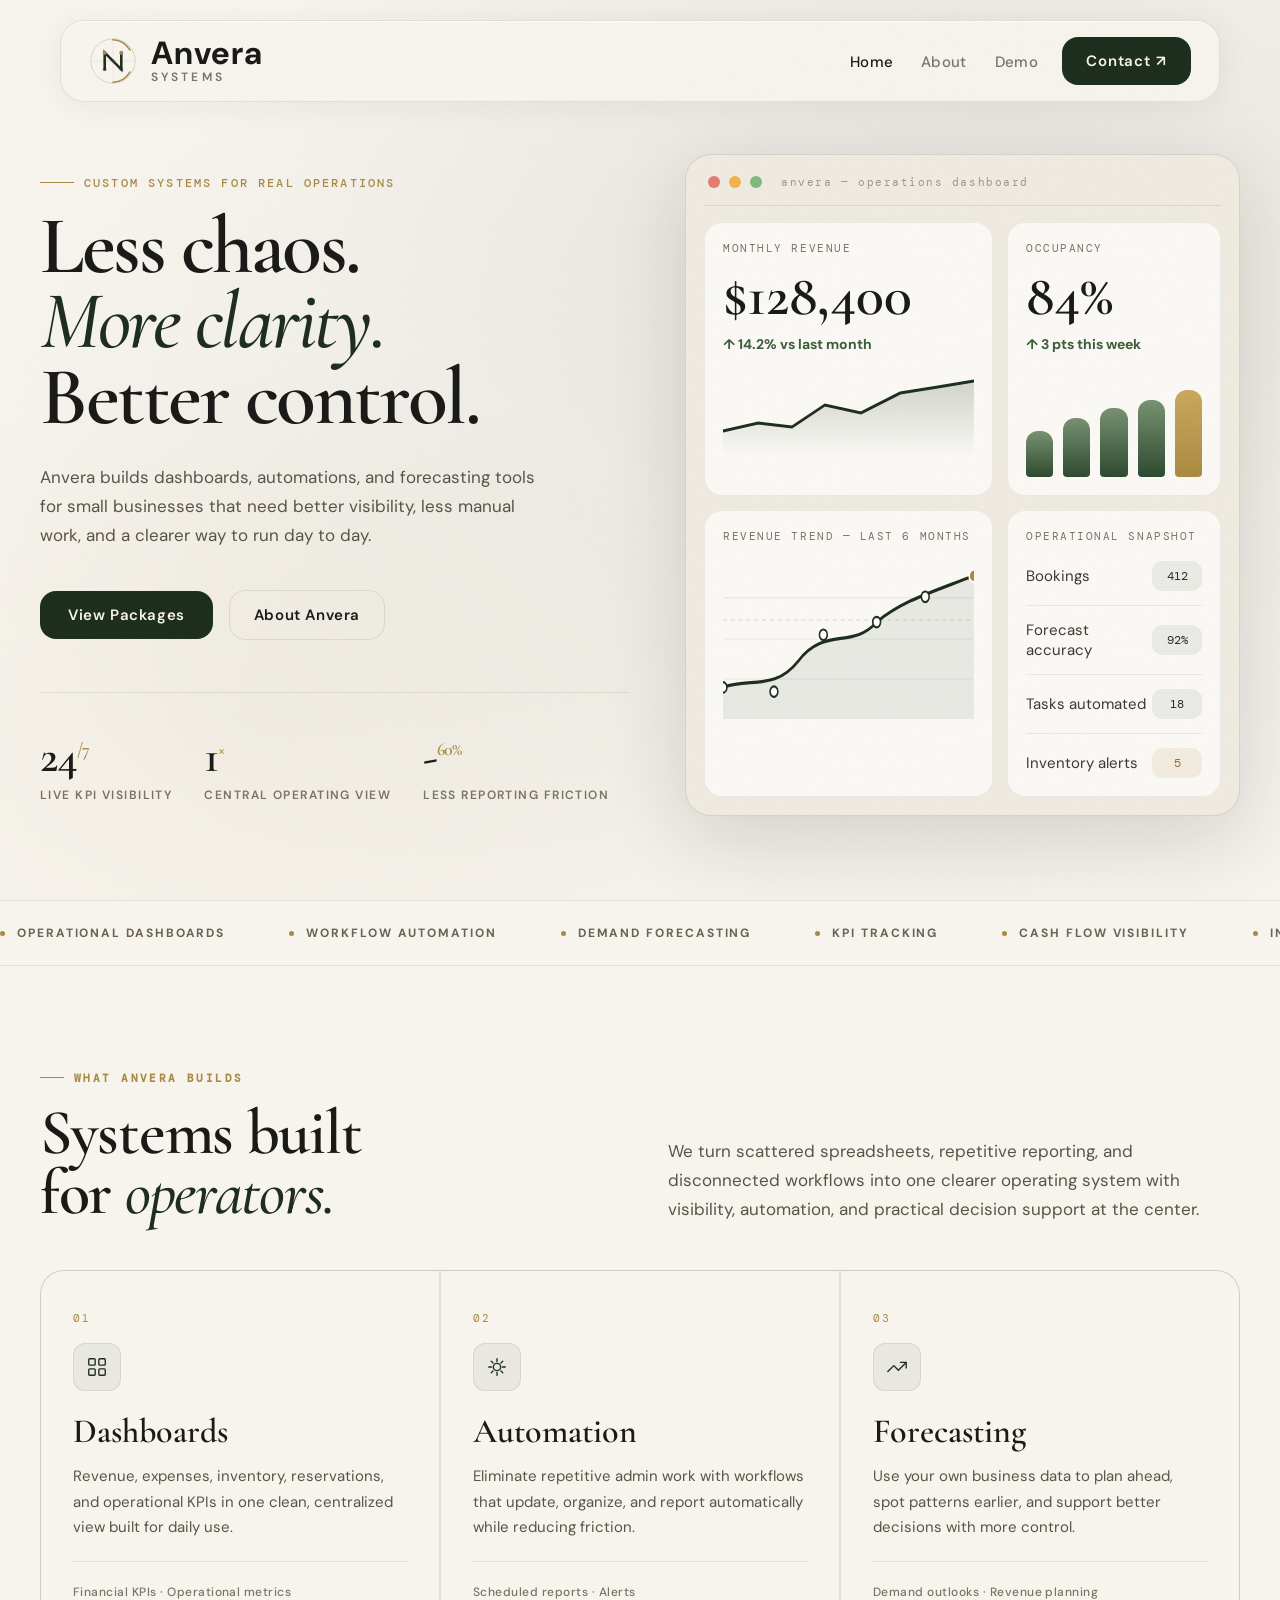
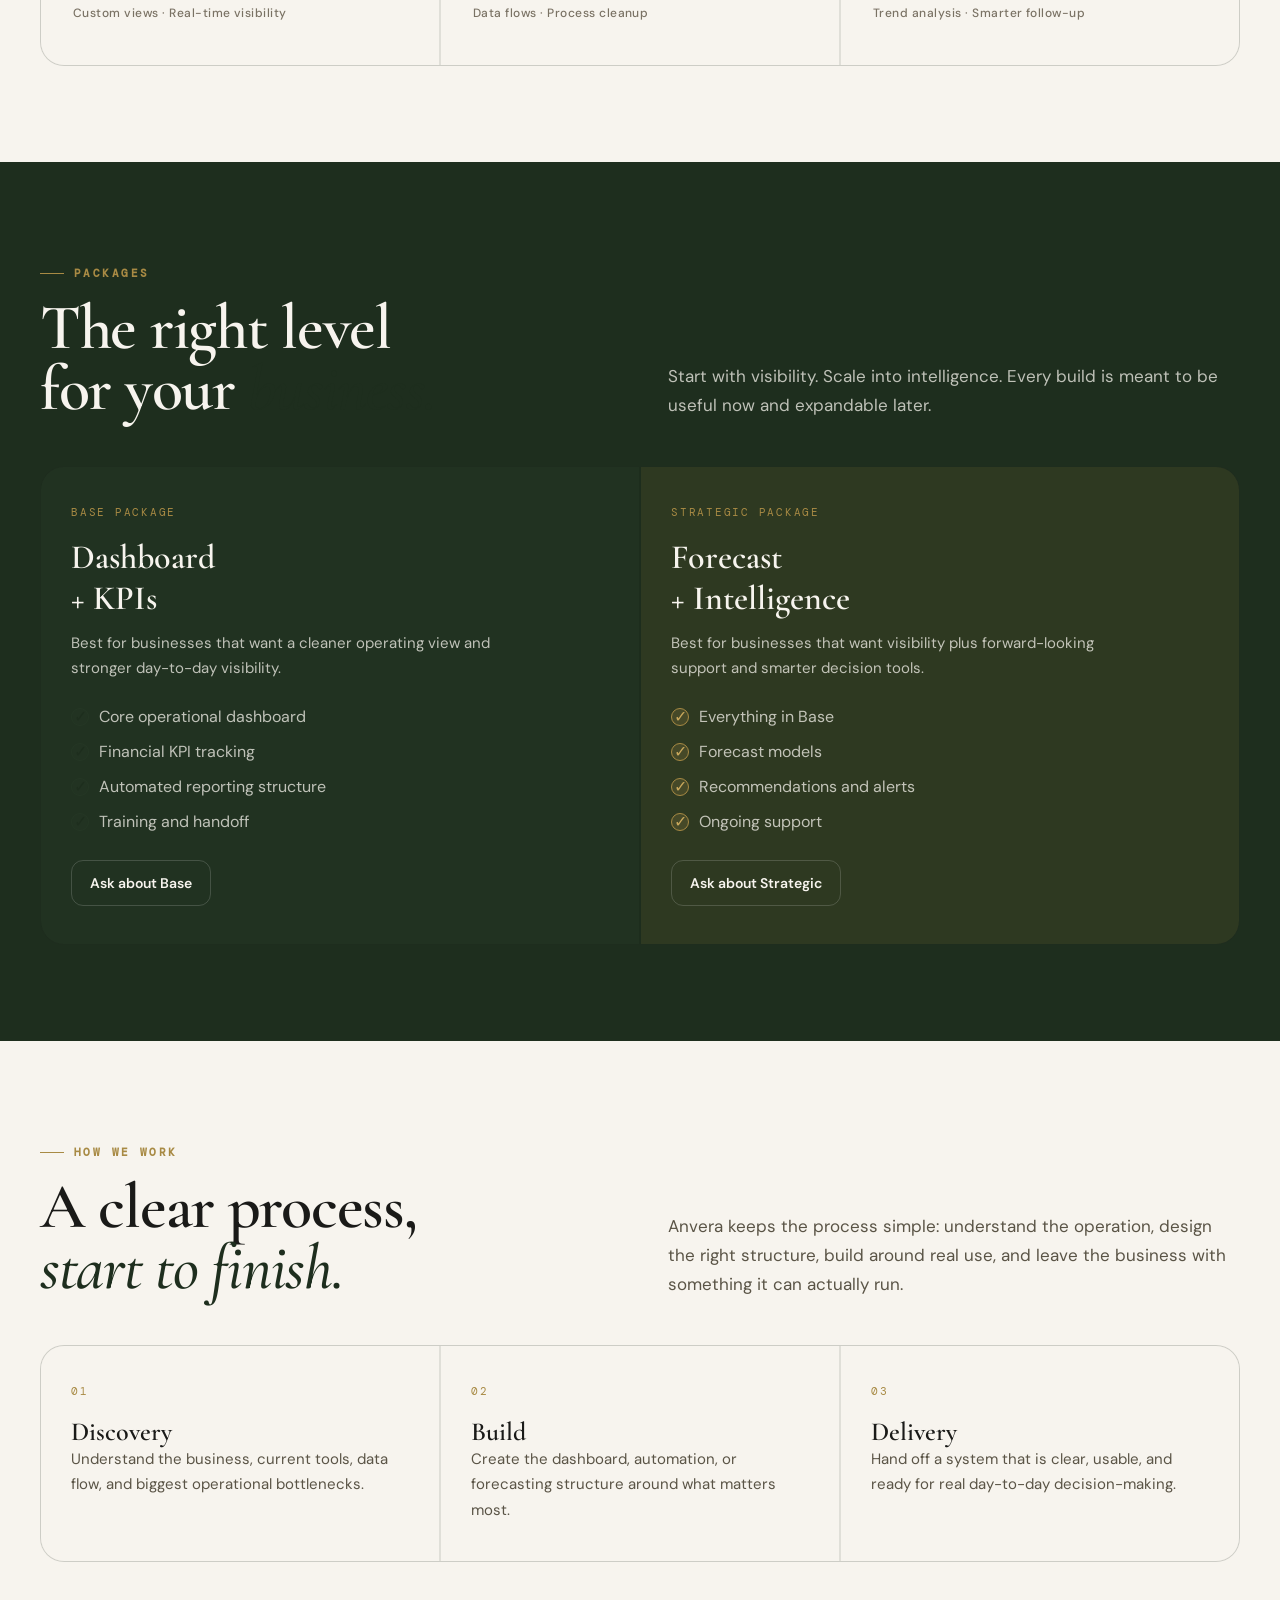
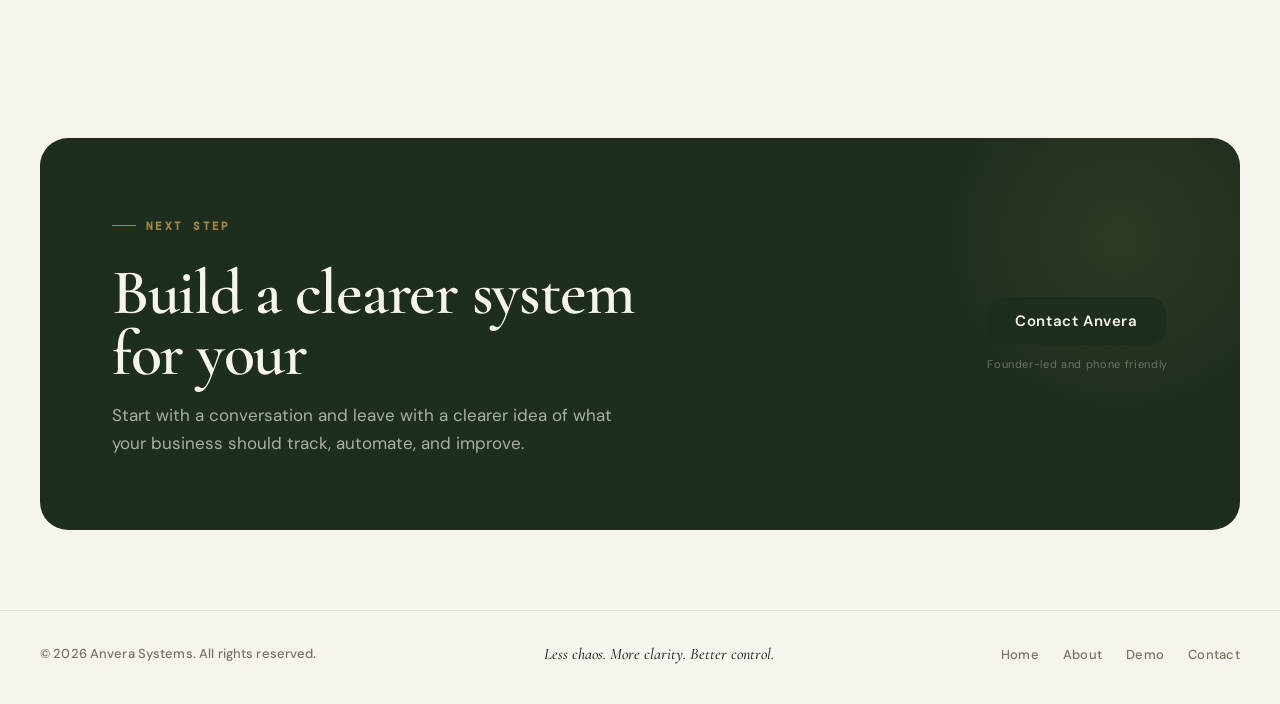
<file: index.html>
<!DOCTYPE html>
<html lang="en">
<head>
  <meta charset="UTF-8" />
  <meta name="viewport" content="width=device-width, initial-scale=1.0" />
  <title>Anvera Systems — Home</title>
  <link rel="preconnect" href="https://fonts.googleapis.com">
  <link rel="preconnect" href="https://fonts.gstatic.com" crossorigin>
  <link href="https://fonts.googleapis.com/css2?family=Cormorant+Garamond:ital,wght@0,400;0,500;0,600;1,400;1,500;1,600&family=DM+Sans:wght@400;500;600;700&family=DM+Mono:wght@400;500&display=swap" rel="stylesheet">
  <link rel="stylesheet" href="style.css">
</head>
<body>
<header>
  <div class="nav-inner">
    <a href="index.html" class="brand" aria-label="Anvera Systems home">
      <div class="brand-mark">
        <svg viewBox="0 0 52 52" fill="none" xmlns="http://www.w3.org/2000/svg">
          <circle cx="26" cy="26" r="24" stroke="rgba(30,46,30,0.18)" stroke-width="1"/>
          <line x1="26" y1="4" x2="26" y2="48" stroke="rgba(30,46,30,0.12)" stroke-width="0.6"/>
          <line x1="4" y1="26" x2="48" y2="26" stroke="rgba(30,46,30,0.12)" stroke-width="0.6"/>
          <path d="M26 3 A23 23 0 0 1 44.3 14" stroke="#ab8a42" stroke-width="1.8" stroke-linecap="round"/>
          <path d="M44.3 38 A23 23 0 0 1 26 49" stroke="#ab8a42" stroke-width="1.8" stroke-linecap="round"/>
          <path d="M17 35 L17 17 L35 35 L35 17" stroke="#1e2e1e" stroke-width="2.8" stroke-linecap="square" stroke-linejoin="miter"/>
          <circle cx="17" cy="17" r="2.2" fill="#ab8a42"/>
          <circle cx="35" cy="17" r="2.2" fill="#ab8a42"/>
          <circle cx="17" cy="35" r="2.2" fill="rgba(30,46,30,0.35)"/>
          <circle cx="35" cy="35" r="2.2" fill="rgba(30,46,30,0.35)"/>
          <circle cx="26" cy="26" r="1.5" fill="#2c3f2c"/>
        </svg>
      </div>
      <div class="brand-wordmark">
        <span class="brand-name">Anvera</span>
        <span class="brand-tagline">Systems</span>
      </div>
    </a>

    <button class="nav-toggle" type="button" aria-label="Open navigation" aria-expanded="false">
      <span></span>
    </button>

    <div class="nav-menu">
      <ul class="nav-links">
        <li><a href="index.html" class="active">Home</a></li>
        <li><a href="about.html">About</a></li>
        <li><a href="demo.html">Demo</a></li>
      </ul>
      <a href="contact.html" class="nav-cta">Contact ↗</a>
    </div>
  </div>
</header>

<main>
  <section class="hero-home">
    <div class="hero-bg"></div>
    <div class="container hero-grid">
      <div>
        <div class="hero-eyebrow reveal">
          <div class="hero-eyebrow-line"></div>
          <span>Custom systems for real operations</span>
        </div>

        <h1 class="reveal reveal-delay-1">
          Less chaos.<br><em>More clarity.</em><br>Better control.
        </h1>

        <p class="hero-desc reveal reveal-delay-2">
          Anvera builds dashboards, automations, and forecasting tools for small businesses that need better visibility, less manual work, and a clearer way to run day to day.
        </p>

        <div class="hero-actions reveal reveal-delay-3">
          <a href="#packages" class="btn-primary">View Packages</a>
          <a href="about.html" class="btn-secondary">About Anvera</a>
        </div>

        <div class="hero-metrics reveal reveal-delay-4">
          <div>
            <div class="metric-num">24<sup>/7</sup></div>
            <div class="metric-label">Live KPI visibility</div>
          </div>
          <div>
            <div class="metric-num">1<sup>×</sup></div>
            <div class="metric-label">Central operating view</div>
          </div>
          <div>
            <div class="metric-num">-<sup>60%</sup></div>
            <div class="metric-label">Less reporting friction</div>
          </div>
        </div>
      </div>

      <div class="reveal reveal-delay-2">
        <div class="dashboard-shell">
          <div class="dash-topbar">
            <span class="dash-dot red"></span>
            <span class="dash-dot yellow"></span>
            <span class="dash-dot green"></span>
            <span class="dash-title">anvera — operations dashboard</span>
          </div>

          <div class="dash-grid">
            <div class="dash-card large">
              <div class="dash-label">Monthly revenue</div>
              <div class="dash-value">$128,400</div>
              <div class="dash-sub">↑ 14.2% vs last month</div>
              <div class="sparkline">
                <svg viewBox="0 0 320 88" preserveAspectRatio="none" aria-hidden="true">
                  <defs>
                    <linearGradient id="heroGrad" x1="0" y1="0" x2="0" y2="1">
                      <stop offset="0%" stop-color="#2c3f2c" stop-opacity="0.2"/>
                      <stop offset="100%" stop-color="#2c3f2c" stop-opacity="0"/>
                    </linearGradient>
                  </defs>
                  <path d="M0 62 L45 54 L88 58 L130 36 L176 44 L226 24 L274 18 L320 12 L320 88 L0 88 Z" fill="url(#heroGrad)"/>
                  <path d="M0 62 L45 54 L88 58 L130 36 L176 44 L226 24 L274 18 L320 12" fill="none" stroke="#1e2e1e" stroke-width="3" stroke-linecap="round"/>
                </svg>
              </div>
            </div>

            <div class="dash-card side">
              <div class="dash-label">Occupancy</div>
              <div class="dash-value">84%</div>
              <div class="dash-sub">↑ 3 pts this week</div>
              <div class="mini-bars" aria-hidden="true">
                <span style="height:44%"></span>
                <span style="height:57%"></span>
                <span style="height:66%"></span>
                <span style="height:74%"></span>
                <span class="active" style="height:84%"></span>
              </div>
            </div>

            <div class="dash-card large">
              <div class="dash-label">Revenue trend — last 6 months</div>
              <div class="chart-wrap">
                <svg viewBox="0 0 320 150" preserveAspectRatio="none" aria-hidden="true">
                  <line x1="0" y1="35" x2="320" y2="35" stroke="rgba(30,46,30,0.08)"/>
                  <line x1="0" y1="74" x2="320" y2="74" stroke="rgba(30,46,30,0.08)"/>
                  <line x1="0" y1="112" x2="320" y2="112" stroke="rgba(30,46,30,0.08)"/>
                  <line x1="0" y1="56" x2="320" y2="56" stroke="rgba(171,138,66,0.32)" stroke-dasharray="5 5"/>
                  <path d="M0 120 C34 110, 65 124, 96 95 C130 62, 165 84, 196 58 C228 38, 265 30, 320 14 L320 150 L0 150 Z" fill="rgba(30,46,30,0.08)"/>
                  <path d="M0 120 C34 110, 65 124, 96 95 C130 62, 165 84, 196 58 C228 38, 265 30, 320 14" fill="none" stroke="#1e2e1e" stroke-width="3" stroke-linecap="round"/>
                  <circle cx="0" cy="120" r="5" fill="#fff" stroke="#1e2e1e" stroke-width="2"/>
                  <circle cx="65" cy="124" r="5" fill="#fff" stroke="#1e2e1e" stroke-width="2"/>
                  <circle cx="128" cy="70" r="5" fill="#fff" stroke="#1e2e1e" stroke-width="2"/>
                  <circle cx="196" cy="58" r="5" fill="#fff" stroke="#1e2e1e" stroke-width="2"/>
                  <circle cx="258" cy="34" r="5" fill="#fff" stroke="#1e2e1e" stroke-width="2"/>
                  <circle cx="320" cy="14" r="6" fill="#ab8a42" stroke="#fff" stroke-width="2"/>
                </svg>
              </div>
            </div>

            <div class="dash-card side">
              <div class="dash-label">Operational snapshot</div>
              <div class="stat-list">
                <div class="stat-row"><span>Bookings</span><span class="stat-chip">412</span></div>
                <div class="stat-row"><span>Forecast accuracy</span><span class="stat-chip">92%</span></div>
                <div class="stat-row"><span>Tasks automated</span><span class="stat-chip">18</span></div>
                <div class="stat-row"><span>Inventory alerts</span><span class="stat-chip gold">5</span></div>
              </div>
            </div>
          </div>
        </div>
      </div>
    </div>
  </section>

  <div class="marquee-wrap" aria-hidden="true">
    <div class="marquee-track">
      <div class="marquee-item"><span class="marquee-dot"></span>Operational dashboards</div>
      <div class="marquee-item"><span class="marquee-dot"></span>Workflow automation</div>
      <div class="marquee-item"><span class="marquee-dot"></span>Demand forecasting</div>
      <div class="marquee-item"><span class="marquee-dot"></span>KPI tracking</div>
      <div class="marquee-item"><span class="marquee-dot"></span>Cash flow visibility</div>
      <div class="marquee-item"><span class="marquee-dot"></span>Inventory control</div>
      <div class="marquee-item"><span class="marquee-dot"></span>Boutique hotels</div>
      <div class="marquee-item"><span class="marquee-dot"></span>Owner-led businesses</div>
      <div class="marquee-item"><span class="marquee-dot"></span>Operational dashboards</div>
      <div class="marquee-item"><span class="marquee-dot"></span>Workflow automation</div>
      <div class="marquee-item"><span class="marquee-dot"></span>Demand forecasting</div>
      <div class="marquee-item"><span class="marquee-dot"></span>KPI tracking</div>
      <div class="marquee-item"><span class="marquee-dot"></span>Cash flow visibility</div>
      <div class="marquee-item"><span class="marquee-dot"></span>Inventory control</div>
      <div class="marquee-item"><span class="marquee-dot"></span>Boutique hotels</div>
      <div class="marquee-item"><span class="marquee-dot"></span>Owner-led businesses</div>
    </div>
  </div>

  <section>
    <div class="container">
      <div class="solutions-header">
        <div>
          <div class="section-label reveal">
            <div class="section-label-line"></div>
            <span>What Anvera builds</span>
          </div>
          <h2 class="reveal reveal-delay-1">Systems built<br>for <em>operators.</em></h2>
        </div>
        <p class="section-intro reveal reveal-delay-2">
          We turn scattered spreadsheets, repetitive reporting, and disconnected workflows into one clearer operating system with visibility, automation, and practical decision support at the center.
        </p>
      </div>

      <div class="solutions-grid-premium reveal">
        <article class="solution-card-premium">
          <div class="sol-number">01</div>
          <div class="sol-icon">
            <svg viewBox="0 0 24 24" fill="none" stroke="currentColor" stroke-width="1.5" stroke-linecap="round" stroke-linejoin="round">
              <rect x="3" y="3" width="7" height="7" rx="1"></rect>
              <rect x="14" y="3" width="7" height="7" rx="1"></rect>
              <rect x="3" y="14" width="7" height="7" rx="1"></rect>
              <rect x="14" y="14" width="7" height="7" rx="1"></rect>
            </svg>
          </div>
          <h3>Dashboards</h3>
          <p>Revenue, expenses, inventory, reservations, and operational KPIs in one clean, centralized view built for daily use.</p>
          <div class="sol-detail">
            Financial KPIs · Operational metrics<br>
            Custom views · Real-time visibility
          </div>
        </article>

        <article class="solution-card-premium">
          <div class="sol-number">02</div>
          <div class="sol-icon">
            <svg viewBox="0 0 24 24" fill="none" stroke="currentColor" stroke-width="1.5" stroke-linecap="round" stroke-linejoin="round">
              <path d="M12 3v3m0 12v3M3 12h3m12 0h3"></path>
              <circle cx="12" cy="12" r="4"></circle>
              <path d="M5.6 5.6l2.1 2.1M16.3 16.3l2.1 2.1M5.6 18.4l2.1-2.1M16.3 7.7l2.1-2.1"></path>
            </svg>
          </div>
          <h3>Automation</h3>
          <p>Eliminate repetitive admin work with workflows that update, organize, and report automatically while reducing friction.</p>
          <div class="sol-detail">
            Scheduled reports · Alerts<br>
            Data flows · Process cleanup
          </div>
        </article>

        <article class="solution-card-premium">
          <div class="sol-number">03</div>
          <div class="sol-icon">
            <svg viewBox="0 0 24 24" fill="none" stroke="currentColor" stroke-width="1.5" stroke-linecap="round" stroke-linejoin="round">
              <polyline points="22 7 13.5 15.5 8.5 10.5 2 17"></polyline>
              <polyline points="16 7 22 7 22 13"></polyline>
            </svg>
          </div>
          <h3>Forecasting</h3>
          <p>Use your own business data to plan ahead, spot patterns earlier, and support better decisions with more control.</p>
          <div class="sol-detail">
            Demand outlooks · Revenue planning<br>
            Trend analysis · Smarter follow-up
          </div>
        </article>
      </div>
    </div>
  </section>

  <section class="dark-section" id="packages">
    <div class="container">
      <div class="section-head">
        <div>
          <div class="section-label reveal">
            <div class="section-label-line"></div>
            <span>Packages</span>
          </div>
          <h2 class="reveal reveal-delay-1">The right level<br>for your <em>business.</em></h2>
        </div>
        <p class="section-intro reveal reveal-delay-2">
          Start with visibility. Scale into intelligence. Every build is meant to be useful now and expandable later.
        </p>
      </div>

      <div class="packages-layout reveal">
        <article class="package-card">
          <div class="eyebrow-mini">Base package</div>
          <h3>Dashboard<br>+ KPIs</h3>
          <p class="package-copy">Best for businesses that want a cleaner operating view and stronger day-to-day visibility.</p>
          <ul class="pkg-features">
            <li><span class="pkg-check">✓</span> Core operational dashboard</li>
            <li><span class="pkg-check">✓</span> Financial KPI tracking</li>
            <li><span class="pkg-check">✓</span> Automated reporting structure</li>
            <li><span class="pkg-check">✓</span> Training and handoff</li>
          </ul>
          <a href="mailto:anverasistems@gmail.com?subject=Inquiry%20about%20Anvera%20Base%20Package&body=Hi%20Anvera,%0A%0AI%20am%20interested%20in%20the%20Base%20Package%20(Dashboard%20%2B%20KPIs).%0A%0ABusiness%20type%3A%0ACurrent%20tools%20I%20use%3A%0AMain%20operational%20problem%20I%20want%20to%20solve%3A%0A%0AThanks." class="small-link">Ask about Base</a>
        </article>

        <article class="package-card featured">
          <div class="eyebrow-mini">Strategic package</div>
          <h3>Forecast<br>+ Intelligence</h3>
          <p class="package-copy">Best for businesses that want visibility plus forward-looking support and smarter decision tools.</p>
          <ul class="pkg-features">
            <li><span class="pkg-check gold">✓</span> Everything in Base</li>
            <li><span class="pkg-check gold">✓</span> Forecast models</li>
            <li><span class="pkg-check gold">✓</span> Recommendations and alerts</li>
            <li><span class="pkg-check gold">✓</span> Ongoing support</li>
          </ul>
          <a href="mailto:anverasistems@gmail.com?subject=Inquiry%20about%20Anvera%20Strategic%20Package&body=Hi%20Anvera,%0A%0AI%20am%20interested%20in%20the%20Strategic%20Package%20(Forecast%20%2B%20Intelligence).%0A%0ABusiness%20type%3A%0ACurrent%20tools%20I%20use%3A%0AMain%20operational%20problem%20I%20want%20to%20solve%3A%0A%0AThanks." class="small-link">Ask about Strategic</a>
        </article>
      </div>
    </div>
  </section>

  <section>
    <div class="container">
      <div class="section-head">
        <div>
          <div class="section-label reveal">
            <div class="section-label-line"></div>
            <span>How we work</span>
          </div>
          <h2 class="reveal reveal-delay-1">A clear process,<br><em>start to finish.</em></h2>
        </div>
        <p class="section-intro reveal reveal-delay-2">
          Anvera keeps the process simple: understand the operation, design the right structure, build around real use, and leave the business with something it can actually run.
        </p>
      </div>

      <div class="process-grid reveal">
        <article class="process-step">
          <div class="step-num">01</div>
          <h4>Discovery</h4>
          <p>Understand the business, current tools, data flow, and biggest operational bottlenecks.</p>
        </article>
        <article class="process-step">
          <div class="step-num">02</div>
          <h4>Build</h4>
          <p>Create the dashboard, automation, or forecasting structure around what matters most.</p>
        </article>
        <article class="process-step">
          <div class="step-num">03</div>
          <h4>Delivery</h4>
          <p>Hand off a system that is clear, usable, and ready for real day-to-day decision-making.</p>
        </article>
      </div>
    </div>
  </section>

  <section class="cta-section">
    <div class="container">
      <div class="cta-inner reveal">
        <div class="cta-text">
          <div class="section-label">
            <div class="section-label-line"></div>
            <span>Next step</span>
          </div>
          <h2>Build a clearer system<br>for your <em>business.</em></h2>
          <p>Start with a conversation and leave with a clearer idea of what your business should track, automate, and improve.</p>
        </div>
        <div class="cta-action">
          <a href="contact.html" class="btn-cta">Contact Anvera</a>
          <span class="cta-note">Founder-led and phone friendly</span>
        </div>
      </div>
    </div>
  </section>
</main>

<footer>
  <div class="container footer-inner">
    <div class="footer-copy">© 2026 Anvera Systems. All rights reserved.</div>
    <div class="footer-tagline">Less chaos. More clarity. Better control.</div>
    <ul class="footer-links">
      <li><a href="index.html">Home</a></li>
      <li><a href="about.html">About</a></li>
      <li><a href="demo.html">Demo</a></li>
      <li><a href="contact.html">Contact</a></li>
    </ul>
  </div>
</footer>

<script src="script.js"></script>
</body>
</html>
</file>
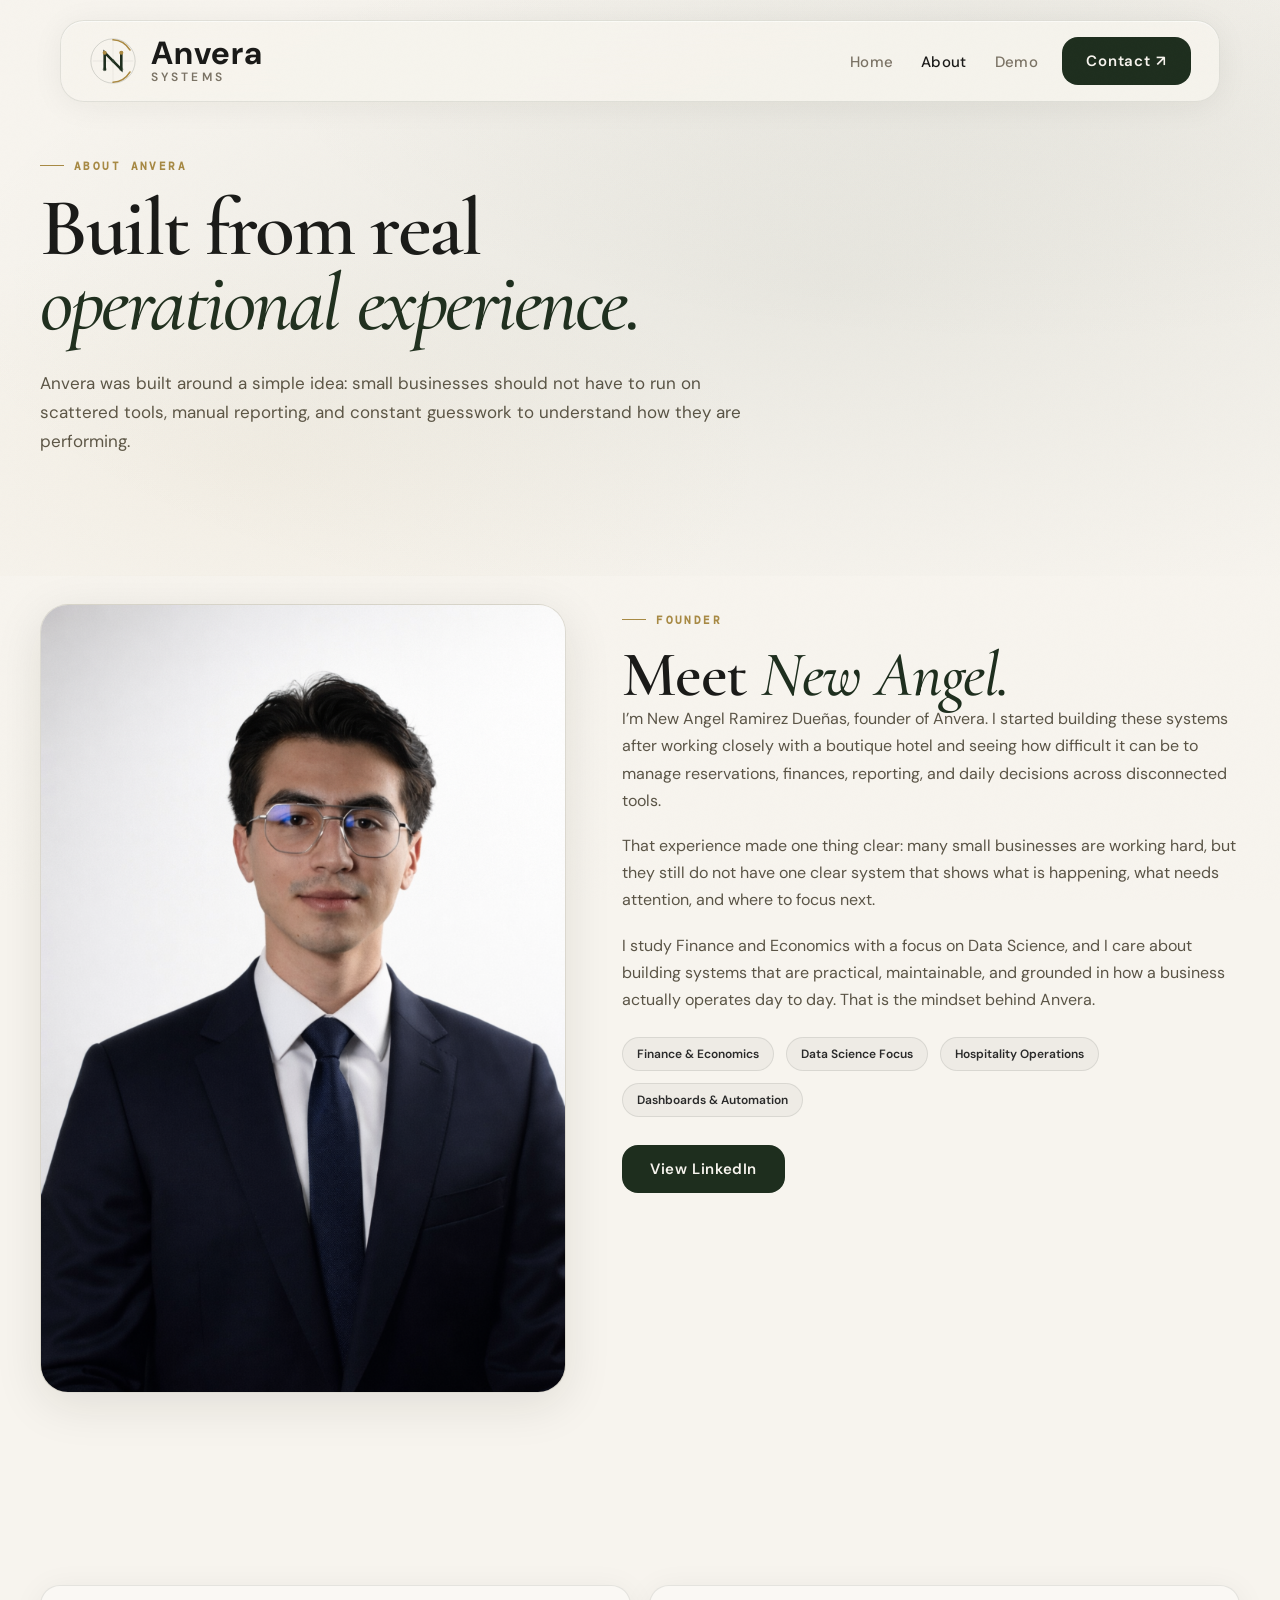
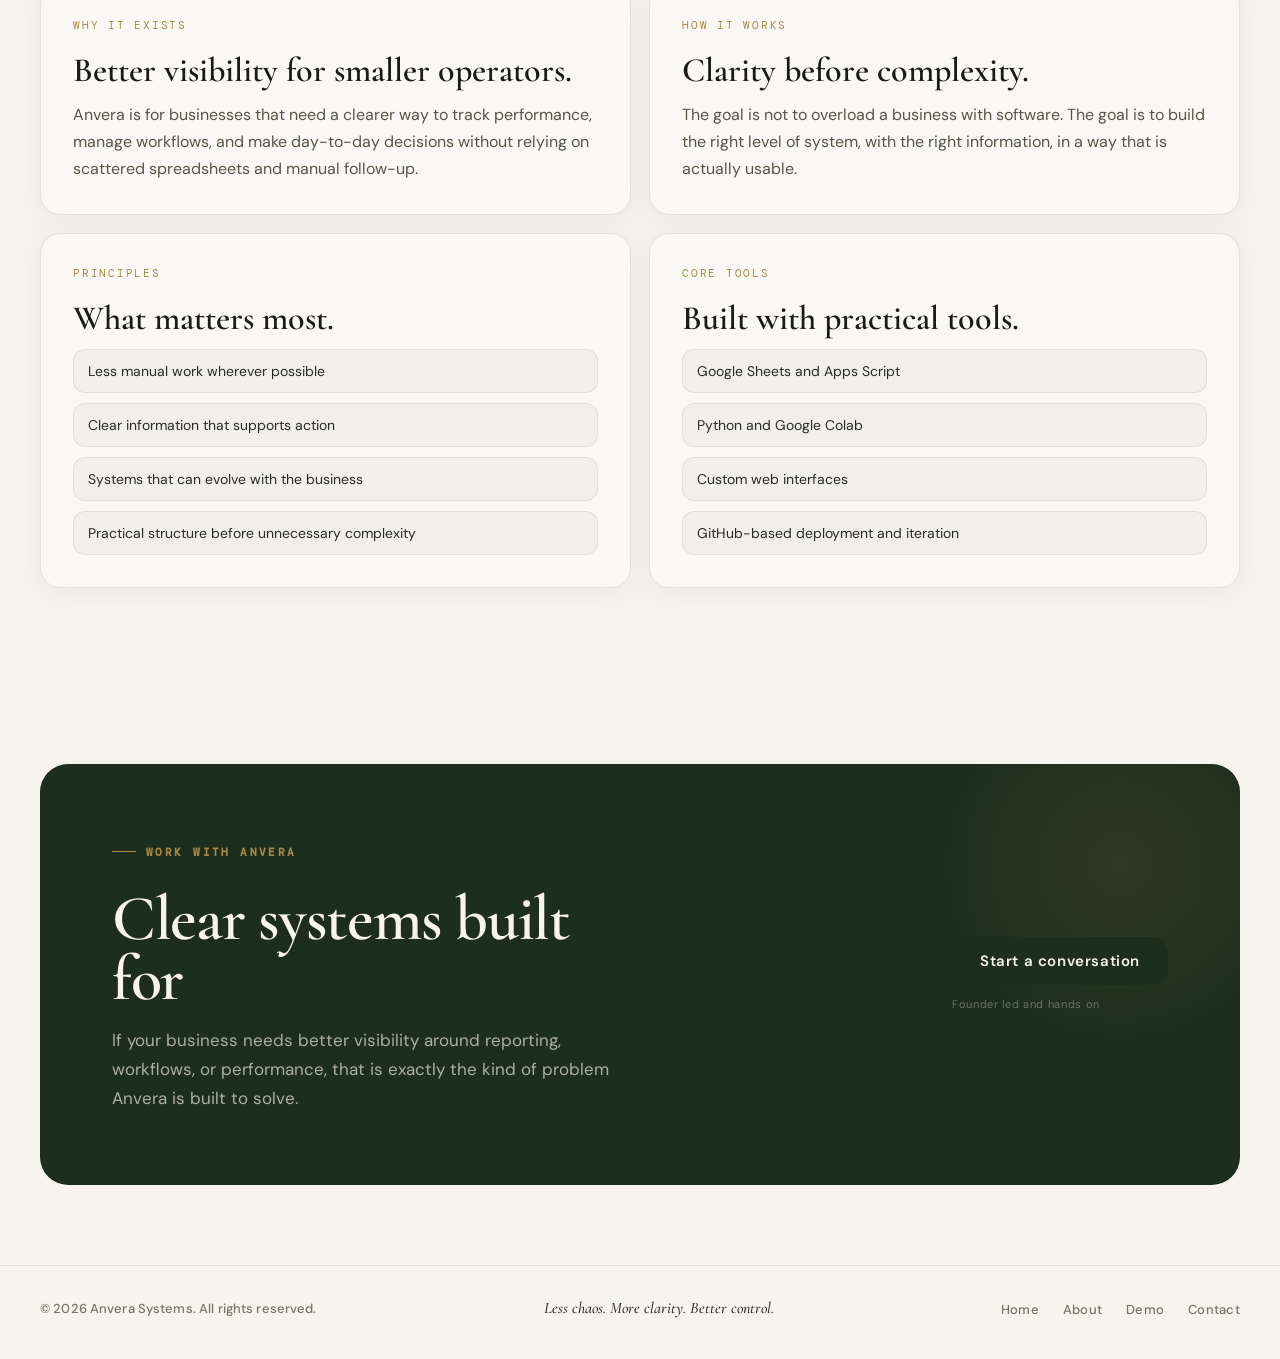
<file: about.html>
<!DOCTYPE html>
<html lang="en">
<head>
  <meta charset="UTF-8" />
  <meta name="viewport" content="width=device-width, initial-scale=1.0" />
  <title>Anvera Systems — About</title>
  <link rel="preconnect" href="https://fonts.googleapis.com">
  <link rel="preconnect" href="https://fonts.gstatic.com" crossorigin>
  <link href="https://fonts.googleapis.com/css2?family=Cormorant+Garamond:ital,wght@0,400;0,500;0,600;1,400;1,500;1,600&family=DM+Sans:wght@400;500;600;700&family=DM+Mono:wght@400;500&display=swap" rel="stylesheet">
  <link rel="stylesheet" href="style.css">
</head>
<body>
<header>
  <div class="nav-inner">
    <a href="index.html" class="brand" aria-label="Anvera Systems home">
      <div class="brand-mark">
        <svg viewBox="0 0 52 52" fill="none" xmlns="http://www.w3.org/2000/svg">
          <circle cx="26" cy="26" r="24" stroke="rgba(30,46,30,0.18)" stroke-width="1"/>
          <line x1="26" y1="4" x2="26" y2="48" stroke="rgba(30,46,30,0.12)" stroke-width="0.6"/>
          <line x1="4" y1="26" x2="48" y2="26" stroke="rgba(30,46,30,0.12)" stroke-width="0.6"/>
          <path d="M26 3 A23 23 0 0 1 44.3 14" stroke="#ab8a42" stroke-width="1.8" stroke-linecap="round"/>
          <path d="M44.3 38 A23 23 0 0 1 26 49" stroke="#ab8a42" stroke-width="1.8" stroke-linecap="round"/>
          <path d="M17 35 L17 17 L35 35 L35 17" stroke="#1e2e1e" stroke-width="2.8" stroke-linecap="square" stroke-linejoin="miter"/>
          <circle cx="17" cy="17" r="2.2" fill="#ab8a42"/>
          <circle cx="35" cy="17" r="2.2" fill="#ab8a42"/>
          <circle cx="17" cy="35" r="2.2" fill="rgba(30,46,30,0.35)"/>
          <circle cx="35" cy="35" r="2.2" fill="rgba(30,46,30,0.35)"/>
          <circle cx="26" cy="26" r="1.5" fill="#2c3f2c"/>
        </svg>
      </div>
      <div class="brand-wordmark">
        <span class="brand-name">Anvera</span>
        <span class="brand-tagline">Systems</span>
      </div>
    </a>

    <button class="nav-toggle" type="button" aria-label="Open navigation" aria-expanded="false">
      <span></span>
    </button>

    <div class="nav-menu">
      <ul class="nav-links">
        <li><a href="index.html">Home</a></li>
        <li><a href="about.html" class="active">About</a></li>
        <li><a href="demo.html">Demo</a></li>
      </ul>
      <a href="contact.html" class="nav-cta">Contact ↗</a>
    </div>
  </div>
</header>

<main>
  <section class="page-hero">
    <div class="hero-bg"></div>
    <div class="container">
      <div class="section-label reveal">
        <div class="section-label-line"></div>
        <span>About Anvera</span>
      </div>
      <h1 class="reveal reveal-delay-1">Built from real<br><em>operational experience.</em></h1>
      <p class="hero-desc reveal reveal-delay-2" style="max-width:720px;">
        Anvera was built around a simple idea: small businesses should not have to run on scattered tools, manual reporting, and constant guesswork to understand how they are performing.
      </p>
    </div>
  </section>

  <section class="about-founder-section">
    <div class="container founder-grid founder-grid-tight">
      <div class="founder-visual-stack reveal">
        <div class="founder-main-image-card">
          <img src="Linkedin_PP.png" alt="Founder portrait of New Angel Ramirez Dueñas">
        </div>
      </div>

      <div class="founder-copy reveal reveal-delay-1">
        <div class="section-label">
          <div class="section-label-line"></div>
          <span>Founder</span>
        </div>
        <h2>Meet <em>New Angel.</em></h2>
        <p>I’m New Angel Ramirez Dueñas, founder of Anvera. I started building these systems after working closely with a boutique hotel and seeing how difficult it can be to manage reservations, finances, reporting, and daily decisions across disconnected tools.</p>
        <p>That experience made one thing clear: many small businesses are working hard, but they still do not have one clear system that shows what is happening, what needs attention, and where to focus next.</p>
        <p>I study Finance and Economics with a focus on Data Science, and I care about building systems that are practical, maintainable, and grounded in how a business actually operates day to day. That is the mindset behind Anvera.</p>

        <div class="founder-stats">
          <span class="stat-pill">Finance &amp; Economics</span>
          <span class="stat-pill">Data Science Focus</span>
          <span class="stat-pill">Hospitality Operations</span>
          <span class="stat-pill">Dashboards &amp; Automation</span>
        </div>

        <a class="linkedin-btn" href="https://www.linkedin.com/in/new-angel/" target="_blank" rel="noopener noreferrer">View LinkedIn</a>
      </div>
    </div>
  </section>

  <section class="about-story-section">
    <div class="container">
      <div class="story-grid reveal">
        <article class="story-card">
          <div class="eyebrow-mini">Why it exists</div>
          <h3>Better visibility for smaller operators.</h3>
          <p>Anvera is for businesses that need a clearer way to track performance, manage workflows, and make day-to-day decisions without relying on scattered spreadsheets and manual follow-up.</p>
        </article>

        <article class="story-card">
          <div class="eyebrow-mini">How it works</div>
          <h3>Clarity before complexity.</h3>
          <p>The goal is not to overload a business with software. The goal is to build the right level of system, with the right information, in a way that is actually usable.</p>
        </article>
      </div>

      <div class="value-grid reveal reveal-delay-1">
        <article class="value-card">
          <div class="eyebrow-mini">Principles</div>
          <h3>What matters most.</h3>
          <ul>
            <li>Less manual work wherever possible</li>
            <li>Clear information that supports action</li>
            <li>Systems that can evolve with the business</li>
            <li>Practical structure before unnecessary complexity</li>
          </ul>
        </article>

        <article class="value-card">
          <div class="eyebrow-mini">Core tools</div>
          <h3>Built with practical tools.</h3>
          <ul>
            <li>Google Sheets and Apps Script</li>
            <li>Python and Google Colab</li>
            <li>Custom web interfaces</li>
            <li>GitHub-based deployment and iteration</li>
          </ul>
        </article>
      </div>
    </div>
  </section>

  <section class="cta-section">
    <div class="container">
      <div class="cta-inner reveal">
        <div class="cta-text">
          <div class="section-label">
            <div class="section-label-line"></div>
            <span>Work with Anvera</span>
          </div>
          <h2>Clear systems built<br>for <em>real operations.</em></h2>
          <p>If your business needs better visibility around reporting, workflows, or performance, that is exactly the kind of problem Anvera is built to solve.</p>
        </div>
        <div class="cta-action">
          <a href="contact.html" class="btn-cta">Start a conversation</a>
          <span class="cta-note">Founder led and hands on</span>
        </div>
      </div>
    </div>
  </section>
</main>

<footer>
  <div class="container footer-inner">
    <div class="footer-copy">© 2026 Anvera Systems. All rights reserved.</div>
    <div class="footer-tagline">Less chaos. More clarity. Better control.</div>
    <ul class="footer-links">
      <li><a href="index.html">Home</a></li>
      <li><a href="about.html">About</a></li>
      <li><a href="demo.html">Demo</a></li>
      <li><a href="contact.html">Contact</a></li>
    </ul>
  </div>
</footer>

<script src="script.js"></script>
</body>
</html>
</file>
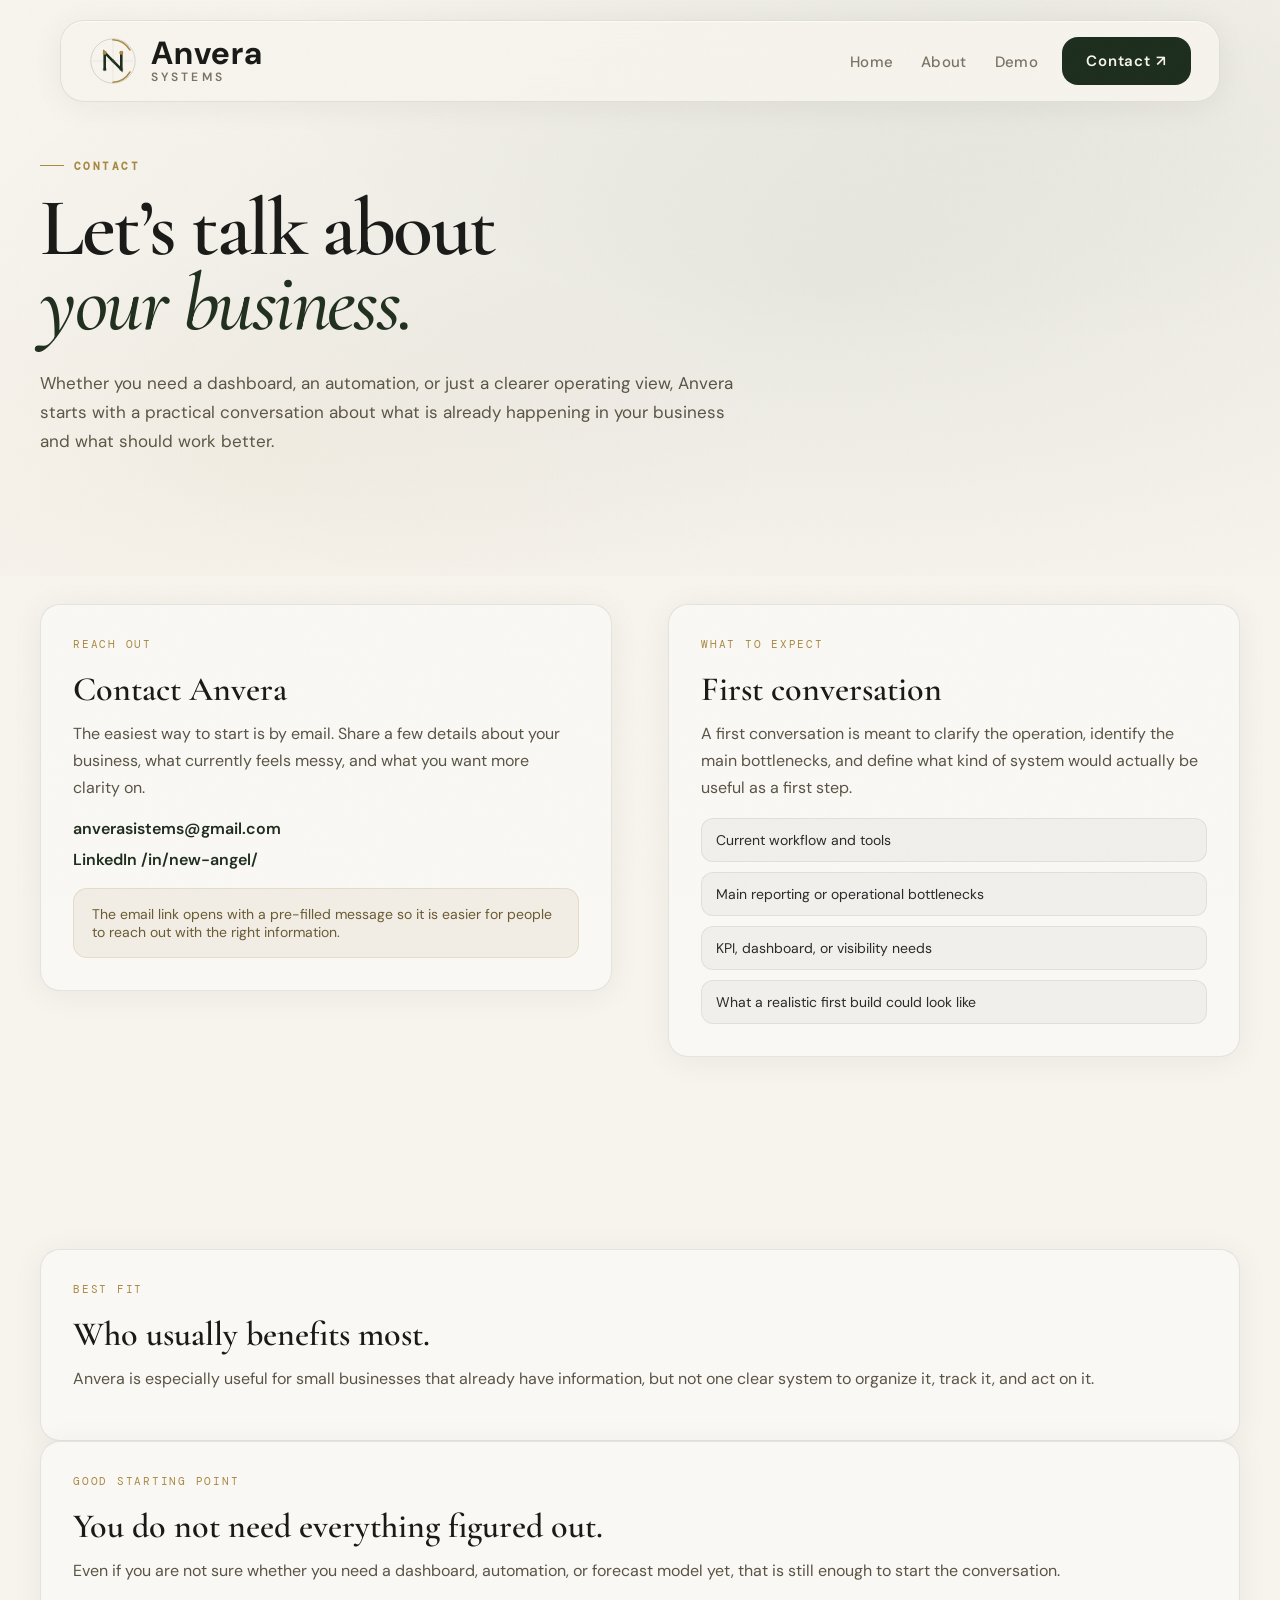
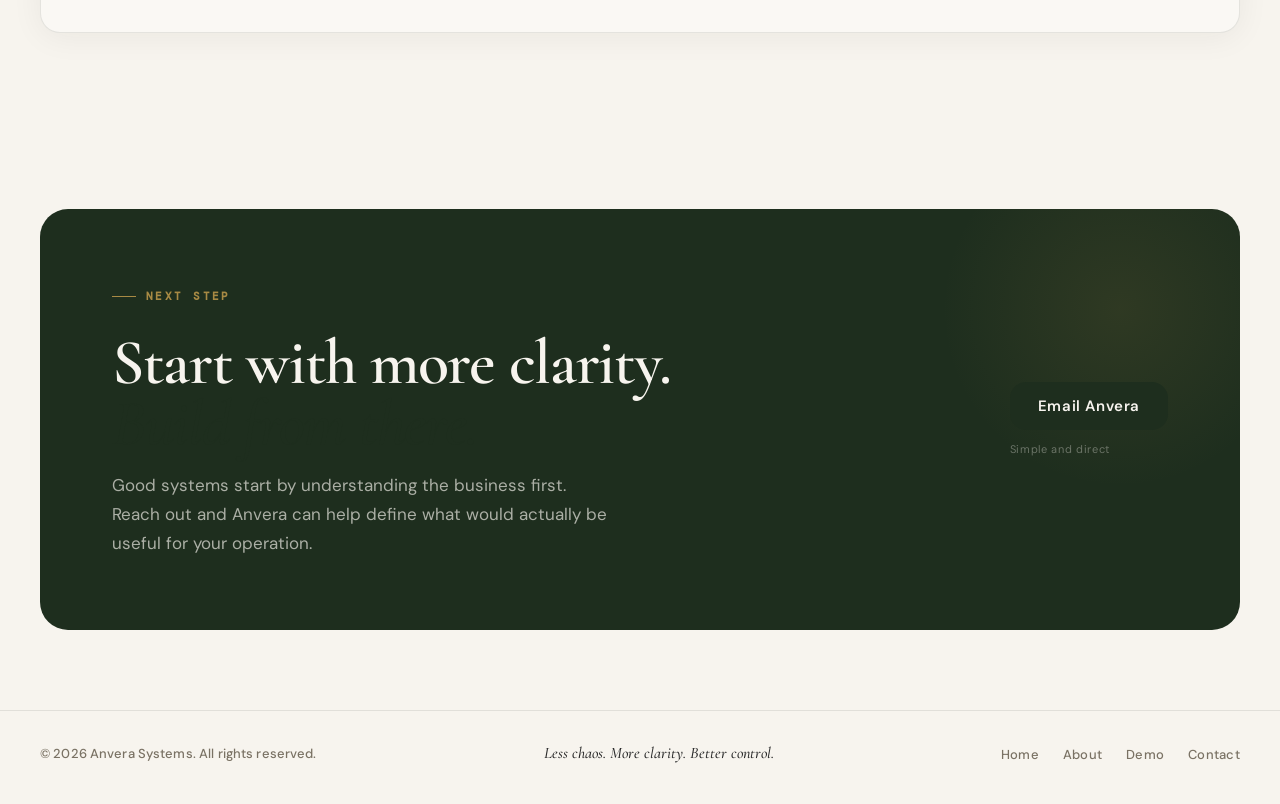
<file: contact.html>
<!DOCTYPE html>
<html lang="en">
<head>
  <meta charset="UTF-8" />
  <meta name="viewport" content="width=device-width, initial-scale=1.0" />
  <title>Anvera Systems — Contact</title>
  <link rel="preconnect" href="https://fonts.googleapis.com">
  <link rel="preconnect" href="https://fonts.gstatic.com" crossorigin>
  <link href="https://fonts.googleapis.com/css2?family=Cormorant+Garamond:ital,wght@0,400;0,500;0,600;1,400;1,500;1,600&family=DM+Sans:wght@400;500;600;700&family=DM+Mono:wght@400;500&display=swap" rel="stylesheet">
  <link rel="stylesheet" href="style.css">
</head>
<body>
<header>
  <div class="nav-inner">
    <a href="index.html" class="brand" aria-label="Anvera Systems home">
      <div class="brand-mark">
        <svg viewBox="0 0 52 52" fill="none" xmlns="http://www.w3.org/2000/svg">
          <circle cx="26" cy="26" r="24" stroke="rgba(30,46,30,0.18)" stroke-width="1"/>
          <line x1="26" y1="4" x2="26" y2="48" stroke="rgba(30,46,30,0.12)" stroke-width="0.6"/>
          <line x1="4" y1="26" x2="48" y2="26" stroke="rgba(30,46,30,0.12)" stroke-width="0.6"/>
          <path d="M26 3 A23 23 0 0 1 44.3 14" stroke="#ab8a42" stroke-width="1.8" stroke-linecap="round"/>
          <path d="M44.3 38 A23 23 0 0 1 26 49" stroke="#ab8a42" stroke-width="1.8" stroke-linecap="round"/>
          <path d="M17 35 L17 17 L35 35 L35 17" stroke="#1e2e1e" stroke-width="2.8" stroke-linecap="square" stroke-linejoin="miter"/>
          <circle cx="17" cy="17" r="2.2" fill="#ab8a42"/>
          <circle cx="35" cy="17" r="2.2" fill="#ab8a42"/>
          <circle cx="17" cy="35" r="2.2" fill="rgba(30,46,30,0.35)"/>
          <circle cx="35" cy="35" r="2.2" fill="rgba(30,46,30,0.35)"/>
          <circle cx="26" cy="26" r="1.5" fill="#2c3f2c"/>
        </svg>
      </div>
      <div class="brand-wordmark">
        <span class="brand-name">Anvera</span>
        <span class="brand-tagline">Systems</span>
      </div>
    </a>

    <button class="nav-toggle" type="button" aria-label="Open navigation" aria-expanded="false">
      <span></span>
    </button>

    <div class="nav-menu">
      <ul class="nav-links">
        <li><a href="index.html">Home</a></li>
        <li><a href="about.html">About</a></li>
        <li><a href="demo.html">Demo</a></li>
      </ul>
      <a href="contact.html" class="nav-cta active">Contact ↗</a>
    </div>
  </div>
</header>

<main>
  <section class="page-hero">
    <div class="hero-bg"></div>
    <div class="container">
      <div class="section-label reveal">
        <div class="section-label-line"></div>
        <span>Contact</span>
      </div>
      <h1 class="reveal reveal-delay-1">Let’s talk about<br><em>your business.</em></h1>
      <p class="hero-desc reveal reveal-delay-2" style="max-width:700px;">
        Whether you need a dashboard, an automation, or just a clearer operating view, Anvera starts with a practical conversation about what is already happening in your business and what should work better.
      </p>
    </div>
  </section>

  <section style="padding-top:28px;">
    <div class="container contact-grid">
      <article class="contact-card reveal">
        <div class="eyebrow-mini">Reach out</div>
        <h3>Contact Anvera</h3>
        <p>
          The easiest way to start is by email. Share a few details about your business, what currently feels messy, and what you want more clarity on.
        </p>
        <div class="contact-links">
          <a href="mailto:anverasistems@gmail.com?subject=Inquiry%20for%20Anvera%20Systems&body=Hi%20Anvera,%0A%0ABusiness%20type%3A%0ACurrent%20tools%20I%20use%3A%0ABiggest%20operational%20problem%20right%20now%3A%0AWhat%20I%20want%20more%20clarity%20on%3A%0A%0AThanks.">anverasistems@gmail.com</a>
          <a href="https://www.linkedin.com/in/new-angel/" target="_blank" rel="noopener noreferrer">LinkedIn /in/new-angel/</a>
        </div>
        <div class="note-box">
          The email link opens with a pre-filled message so it is easier for people to reach out with the right information.
        </div>
      </article>

      <article class="contact-card reveal reveal-delay-1">
        <div class="eyebrow-mini">What to expect</div>
        <h3>First conversation</h3>
        <p>
          A first conversation is meant to clarify the operation, identify the main bottlenecks, and define what kind of system would actually be useful as a first step.
        </p>
        <ul class="placeholder-list">
          <li>Current workflow and tools</li>
          <li>Main reporting or operational bottlenecks</li>
          <li>KPI, dashboard, or visibility needs</li>
          <li>What a realistic first build could look like</li>
        </ul>
      </article>
    </div>
  </section>

  <section class="contact-extra-section">
    <div class="container">
      <div class="contact-extra-grid reveal">
        <article class="contact-card">
          <div class="eyebrow-mini">Best fit</div>
          <h3>Who usually benefits most.</h3>
          <p>
            Anvera is especially useful for small businesses that already have information, but not one clear system to organize it, track it, and act on it.
          </p>
        </article>

        <article class="contact-card">
          <div class="eyebrow-mini">Good starting point</div>
          <h3>You do not need everything figured out.</h3>
          <p>
            Even if you are not sure whether you need a dashboard, automation, or forecast model yet, that is still enough to start the conversation.
          </p>
        </article>
      </div>
    </div>
  </section>

  <section class="cta-section">
    <div class="container">
      <div class="cta-inner reveal">
        <div class="cta-text">
          <div class="section-label">
            <div class="section-label-line"></div>
            <span>Next step</span>
          </div>
          <h2>Start with more clarity.<br><em>Build from there.</em></h2>
          <p>
            Good systems start by understanding the business first. Reach out and Anvera can help define what would actually be useful for your operation.
          </p>
        </div>
        <div class="cta-action">
          <a href="mailto:anverasistems@gmail.com?subject=Inquiry%20for%20Anvera%20Systems&body=Hi%20Anvera,%0A%0ABusiness%20type%3A%0ACurrent%20tools%20I%20use%3A%0ABiggest%20operational%20problem%20right%20now%3A%0AWhat%20I%20want%20more%20clarity%20on%3A%0A%0AThanks." class="btn-cta">Email Anvera</a>
          <span class="cta-note">Simple and direct</span>
        </div>
      </div>
    </div>
  </section>
</main>

<footer>
  <div class="container footer-inner">
    <div class="footer-copy">© 2026 Anvera Systems. All rights reserved.</div>
    <div class="footer-tagline">Less chaos. More clarity. Better control.</div>
    <ul class="footer-links">
      <li><a href="index.html">Home</a></li>
      <li><a href="about.html">About</a></li>
      <li><a href="demo.html">Demo</a></li>
      <li><a href="contact.html">Contact</a></li>
    </ul>
  </div>
</footer>

<script src="script.js"></script>
</body>
</html>
</file>
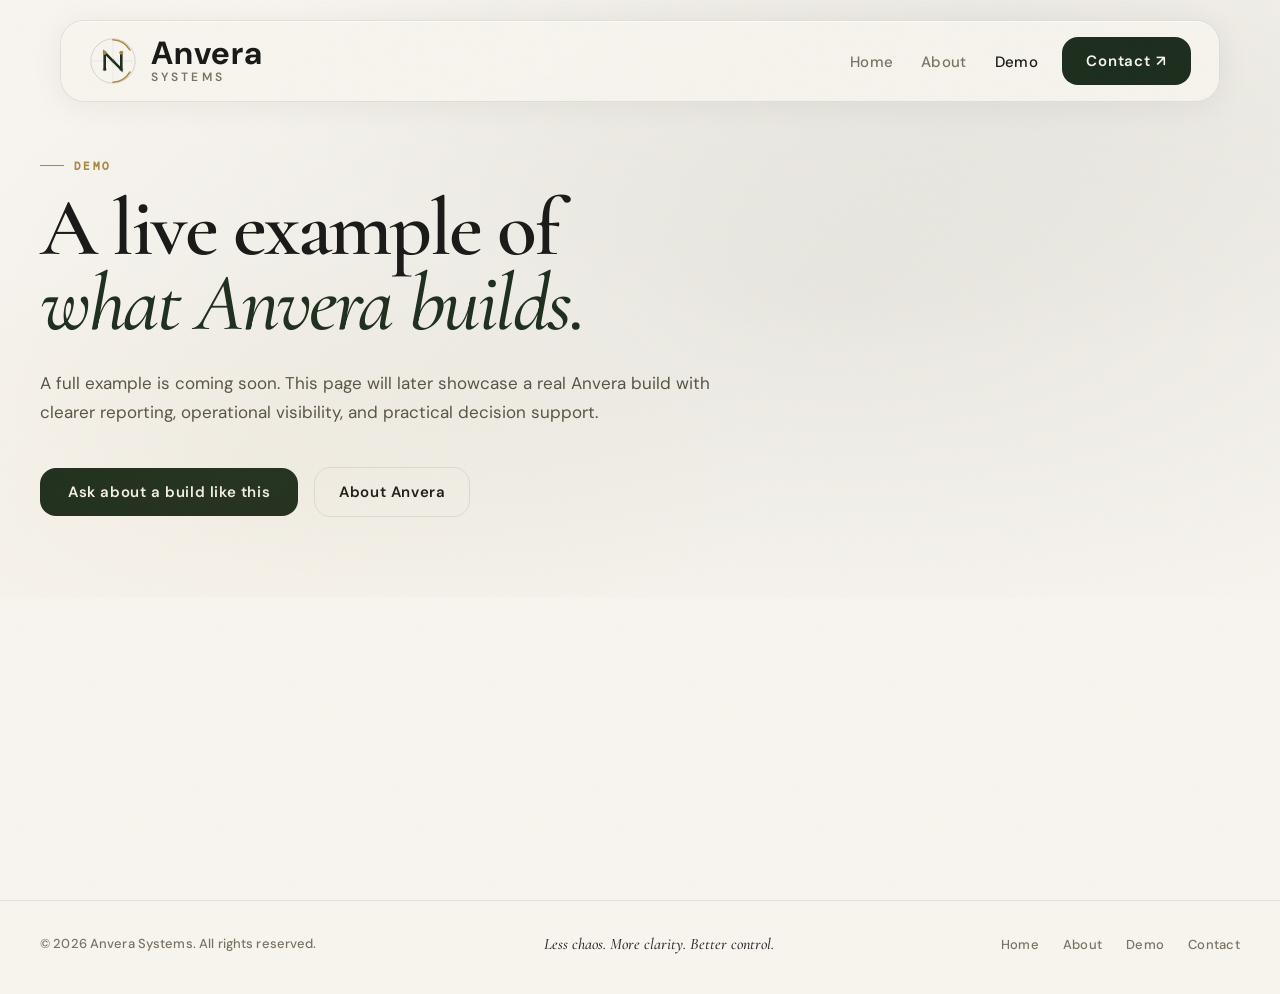
<file: demo.html>
<!DOCTYPE html>
<html lang="en">
<head>
  <meta charset="UTF-8" />
  <meta name="viewport" content="width=device-width, initial-scale=1.0" />
  <title>Anvera Systems — Demo</title>
  <link rel="preconnect" href="https://fonts.googleapis.com">
  <link rel="preconnect" href="https://fonts.gstatic.com" crossorigin>
  <link href="https://fonts.googleapis.com/css2?family=Cormorant+Garamond:ital,wght@0,400;0,500;0,600;1,400;1,500;1,600&family=DM+Sans:wght@400;500;600;700&family=DM+Mono:wght@400;500&display=swap" rel="stylesheet">
  <link rel="stylesheet" href="style.css">
</head>
<body>
<header>
  <div class="nav-inner">
    <a href="index.html" class="brand" aria-label="Anvera Systems home">
      <div class="brand-mark">
        <svg viewBox="0 0 52 52" fill="none" xmlns="http://www.w3.org/2000/svg">
          <circle cx="26" cy="26" r="24" stroke="rgba(30,46,30,0.18)" stroke-width="1"/>
          <line x1="26" y1="4" x2="26" y2="48" stroke="rgba(30,46,30,0.12)" stroke-width="0.6"/>
          <line x1="4" y1="26" x2="48" y2="26" stroke="rgba(30,46,30,0.12)" stroke-width="0.6"/>
          <path d="M26 3 A23 23 0 0 1 44.3 14" stroke="#ab8a42" stroke-width="1.8" stroke-linecap="round"/>
          <path d="M44.3 38 A23 23 0 0 1 26 49" stroke="#ab8a42" stroke-width="1.8" stroke-linecap="round"/>
          <path d="M17 35 L17 17 L35 35 L35 17" stroke="#1e2e1e" stroke-width="2.8" stroke-linecap="square" stroke-linejoin="miter"/>
          <circle cx="17" cy="17" r="2.2" fill="#ab8a42"/>
          <circle cx="35" cy="17" r="2.2" fill="#ab8a42"/>
          <circle cx="17" cy="35" r="2.2" fill="rgba(30,46,30,0.35)"/>
          <circle cx="35" cy="35" r="2.2" fill="rgba(30,46,30,0.35)"/>
          <circle cx="26" cy="26" r="1.5" fill="#2c3f2c"/>
        </svg>
      </div>
      <div class="brand-wordmark">
        <span class="brand-name">Anvera</span>
        <span class="brand-tagline">Systems</span>
      </div>
    </a>

    <button class="nav-toggle" type="button" aria-label="Open navigation" aria-expanded="false">
      <span></span>
    </button>

    <div class="nav-menu">
      <ul class="nav-links">
        <li><a href="index.html">Home</a></li>
        <li><a href="about.html">About</a></li>
        <li><a href="demo.html" class="active">Demo</a></li>
      </ul>
      <a href="contact.html" class="nav-cta">Contact ↗</a>
    </div>
  </div>
</header>

<main>
  <section class="page-hero">
    <div class="hero-bg"></div>
    <div class="container">
      <div class="section-label reveal">
        <div class="section-label-line"></div>
        <span>Demo</span>
      </div>

      <h1 class="reveal reveal-delay-1">A live example of<br><em>what Anvera builds.</em></h1>

      <p class="hero-desc reveal reveal-delay-2" style="max-width:720px;">
        A full example is coming soon. This page will later showcase a real Anvera build with clearer reporting, operational visibility, and practical decision support.
      </p>

      <div class="hero-actions reveal reveal-delay-3">
        <a href="contact.html" class="btn-primary">Ask about a build like this</a>
        <a href="about.html" class="btn-secondary">About Anvera</a>
      </div>
    </div>
  </section>
</main>

<footer>
  <div class="container footer-inner">
    <div class="footer-copy">© 2026 Anvera Systems. All rights reserved.</div>
    <div class="footer-tagline">Less chaos. More clarity. Better control.</div>
    <ul class="footer-links">
      <li><a href="index.html">Home</a></li>
      <li><a href="about.html">About</a></li>
      <li><a href="demo.html">Demo</a></li>
      <li><a href="contact.html">Contact</a></li>
    </ul>
  </div>
</footer>

<script src="script.js"></script>
</body>
</html>
</file>
<file: style.css>
:root {
  --cream: #f7f4ee;
  --cream-2: #ede9e0;
  --forest: #1e2e1e;
  --forest-mid: #2c3f2c;
  --forest-light: #3d5c3a;
  --gold: #a88a44;
  --gold-light: #c9a85c;
  --gold-pale: #e8d9b4;
  --charcoal: #2a2a2a;
  --ink: #1a1a18;
  --muted: #7a7264;
  --muted-light: #9e9688;
  --border: rgba(30,46,30,0.1);
  --border-gold: rgba(168,138,68,0.2);
  --glass: rgba(247,244,238,0.9);
  --shadow-soft: 0 4px 32px rgba(26,26,24,0.06);
  --shadow-med: 0 12px 48px rgba(26,26,24,0.1);
  --shadow-strong: 0 24px 80px rgba(26,26,24,0.14);
}

*, *::before, *::after { box-sizing: border-box; margin: 0; padding: 0; }
html { scroll-behavior: smooth; }

body {
  font-family: 'DM Sans', sans-serif;
  background-color: var(--cream);
  color: var(--ink);
  overflow-x: hidden;
  -webkit-font-smoothing: antialiased;
}

body::before {
  content: '';
  position: fixed;
  inset: 0;
  background-image: url("data:image/svg+xml,%3Csvg viewBox='0 0 512 512' xmlns='http://www.w3.org/2000/svg'%3E%3Cfilter id='n'%3E%3CfeTurbulence type='fractalNoise' baseFrequency='0.75' numOctaves='4' stitchTiles='stitch'/%3E%3C/filter%3E%3Crect width='512' height='512' filter='url(%23n)' opacity='0.03'/%3E%3C/svg%3E");
  background-size: 200px;
  pointer-events: none;
  z-index: 1000;
  opacity: 0.4;
}

.container {
  width: min(1200px, calc(100% - 56px));
  margin: 0 auto;
}

header {
  position: fixed;
  top: 0;
  left: 0;
  right: 0;
  z-index: 100;
}

.nav-inner {
  margin: 20px auto;
  width: min(1160px, calc(100% - 56px));
  display: flex;
  align-items: center;
  justify-content: space-between;
  padding: 0 28px;
  height: 82px;
  background: var(--glass);
  backdrop-filter: blur(16px) saturate(1.4);
  border: 1px solid var(--border);
  border-radius: 24px;
  box-shadow: var(--shadow-soft), inset 0 1px 0 rgba(255,255,255,0.6);
  position: relative;
}

.brand {
  display: flex;
  align-items: center;
  gap: 14px;
  text-decoration: none;
  color: inherit;
}

.brand-mark {
  width: 48px;
  height: 48px;
  position: relative;
}

.brand-mark svg {
  width: 100%;
  height: 100%;
}

.brand-wordmark {
  display: flex;
  flex-direction: column;
  gap: 2px;
}

.brand-name {
  font-size: 32px;
  font-weight: 700;
  letter-spacing: 0.03em;
  color: var(--ink);
  line-height: 1;
}

.brand-tagline {
  font-size: 12px;
  font-weight: 600;
  letter-spacing: 0.26em;
  text-transform: uppercase;
  color: var(--muted);
  line-height: 1.1;
}

.nav-toggle {
  display: none;
  width: 46px;
  height: 46px;
  border: 1px solid var(--border);
  background: rgba(255,255,255,0.55);
  border-radius: 12px;
  align-items: center;
  justify-content: center;
  cursor: pointer;
}

.nav-toggle span,
.nav-toggle span::before,
.nav-toggle span::after {
  content: "";
  display: block;
  width: 18px;
  height: 2px;
  background: var(--ink);
  border-radius: 2px;
  position: relative;
  transition: 0.25s ease;
}

.nav-toggle span::before { position: absolute; top: -6px; }
.nav-toggle span::after { position: absolute; top: 6px; }

.nav-menu {
  display: flex;
  align-items: center;
  gap: 24px;
}

.nav-links {
  display: flex;
  align-items: center;
  gap: 28px;
  list-style: none;
}

.nav-links a {
  font-size: 15px;
  font-weight: 500;
  letter-spacing: 0.02em;
  color: var(--muted);
  text-decoration: none;
  transition: color 0.2s;
}

.nav-links a:hover,
.nav-links a.active {
  color: var(--ink);
}

.nav-cta {
  display: inline-flex;
  align-items: center;
  justify-content: center;
  gap: 8px;
  padding: 14px 24px;
  background: var(--forest);
  color: var(--cream);
  border-radius: 16px;
  font-size: 15px;
  font-weight: 600;
  letter-spacing: 0.06em;
  text-decoration: none;
  transition: background 0.2s, transform 0.15s;
}

.nav-cta:hover {
  background: var(--forest-light);
  transform: translateY(-1px);
}

main {
  min-height: 100vh;
}

section {
  padding: 96px 0;
}

.hero-home {
  min-height: 100vh;
  display: flex;
  align-items: center;
  padding: 150px 0 80px;
  position: relative;
  overflow: hidden;
}

.page-hero {
  min-height: 64vh;
  display: flex;
  align-items: center;
  padding: 150px 0 80px;
  position: relative;
  overflow: hidden;
}

.hero-bg {
  position: absolute;
  inset: 0;
  background:
    radial-gradient(ellipse 70% 60% at 65% 50%, rgba(44,63,44,0.07), transparent),
    radial-gradient(ellipse 40% 40% at 20% 80%, rgba(168,138,68,0.06), transparent),
    radial-gradient(ellipse 60% 50% at 80% 10%, rgba(30,46,30,0.05), transparent);
  pointer-events: none;
}

.hero-grid,
.founder-grid,
.contact-grid,
.two-col {
  display: grid;
  gap: 56px;
  align-items
: center;
}

.hero-grid {
  grid-template-columns: 1.03fr 0.97fr;
  position: relative;
  z-index: 1;
}

.founder-grid {
  grid-template-columns: 0.92fr 1.08fr;
  align-items: start;
}

.contact-grid,
.two-col {
  grid-template-columns: 1fr 1fr;
  align-items: start;
}

.hero-eyebrow,
.section-label {
  display: inline-flex;
  align-items: center;
  gap: 10px;
  margin-bottom: 18px;
}

.hero-eyebrow-line,
.section-label-line {
  height: 1px;
  background: var(--gold);
}

.hero-eyebrow-line { width: 34px; }
.section-label-line { width: 24px; }

.hero-eyebrow span,
.section-label span,
.eyebrow-mini,
.sol-number,
.step-num {
  font-family: 'DM Mono', monospace;
  text-transform: uppercase;
  color: var(--gold);
}

.hero-eyebrow span {
  font-size: 12px;
  font-weight: 500;
  letter-spacing: 0.18em;
}

.section-label span {
  font-size: 11px;
  font-weight: 700;
  letter-spacing: 0.22em;
}

.eyebrow-mini,
.sol-number,
.step-num {
  font-size: 11px;
  letter-spacing: 0.16em;
  margin-bottom: 18px;
}

h1, h2, h3, h4 {
  font-family: 'Cormorant Garamond', serif;
}

h1 {
  font-size: clamp(58px, 6.4vw, 96px);
  font-weight: 600;
  line-height: 0.92;
  letter-spacing: -0.03em;
  color: var(--ink);
}

h2 {
  font-size: clamp(42px, 5vw, 68px);
  font-weight: 600;
  line-height: 0.95;
  letter-spacing: -0.02em;
  color: var(--ink);
}

h3 {
  font-size: 34px;
  font-weight: 600;
  color: var(--ink);
}

h4 {
  font-size: 26px;
  font-weight: 600;
  color: var(--ink);
}

h1 em, h2 em {
  font-style: italic;
  font-weight: 500;
  color: var(--forest);
}

p {
  line-height: 1.7;
}

.hero-desc,
.section-intro,
.founder-copy p,
.contact-card p,
.about-mini p,
.bio-card p,
.solution-card p,
.process-step p,
.package-card p,
.story-card p,
.value-card li,
.solution-card-premium p {
  color: #5a5446;
}

.hero-desc {
  font-size: 17px;
  max-width: 520px;
  margin: 28px 0 40px;
}

.section-intro {
  font-size: 17px;
  max-width: 560px;
}

.hero-actions {
  display: flex;
  align-items: center;
  gap: 16px;
  flex-wrap: wrap;
}

.btn-primary,
.btn-secondary,
.btn-cta,
.small-link,
.linkedin-btn {
  display: inline-flex;
  align-items: center;
  justify-content: center;
  gap: 10px;
  text-decoration: none;
  transition: all 0.2s;
}

.btn-primary,
.btn-cta,
.linkedin-btn {
  padding: 14px 28px;
  background: var(--forest);
  color: var(--cream);
  border-radius: 16px;
  font-size: 15px;
  font-weight: 600;
  letter-spacing: 0.04em;
}

.btn-primary:hover,
.btn-cta:hover,
.linkedin-btn:hover {
  background: var(--forest-light);
  transform: translateY(-2px);
  box-shadow: 0 8px 24px rgba(30,46,30,0.2);
}

.btn-secondary {
  padding: 14px 24px;
  background: transparent;
  color: var(--ink);
  border: 1px solid var(--border);
  border-radius: 16px;
  font-size: 15px;
  font-weight: 600;
  letter-spacing: 0.04em;
}

.btn-secondary:hover {
  background: rgba(30,46,30,0.04);
  border-color: rgba(30,46,30,0.2);
  transform: translateY(-1px);
}

.small-link {
  padding: 13px 18px;
  border: 1px solid var(--border);
  border-radius: 12px;
  color: var(--ink);
  font-size: 14px;
  font-weight: 600;
}

.small-link:hover {
  background: rgba(30,46,30,0.04);
}

.hero-metrics {
  display: flex;
  gap: 32px;
  margin-top: 52px;
  padding-top: 40px;
  border-top: 1px solid var(--border);
}

.metric-num {
  font-family: 'Cormorant Garamond', serif;
  font-size: 46px;
  font-weight: 600;
  color: var(--ink);
  line-height: 1;
  letter-spacing: -0.02em;
}

.metric-num sup {
  font-size: 18px;
  vertical-align: super;
  color: var(--gold);
}

.metric-label {
  font-size: 12px;
  font-weight: 600;
  letter-spacing: 0.12em;
  text-transform: uppercase;
  color: var(--muted);
  margin-top: 8px;
}

.dashboard-shell {
  background: #efeae0;
  border: 1px solid rgba(30,46,30,0.12);
  border-radius: 26px;
  padding: 18px;
  box-shadow: var(--shadow-strong);
}

.dash-topbar {
  display: flex;
  align-items: center;
  gap: 9px;
  padding: 2px 4px 16px;
  border-bottom: 1px solid var(--border);
  margin-bottom: 16px;
}

.dash-dot {
  width: 12px;
  height: 12px;
  border-radius: 50%;
}

.dash-dot.red { background: #e57b71; }
.dash-dot.yellow { background: #f0b34d; }
.dash-dot.green { background: #81b97d; }

.dash-title {
  margin-left: 10px;
  font-family: 'DM Mono', monospace;
  font-size: 11px;
  letter-spacing: 0.14em;
  color: var(--muted-light);
}

.dash-grid {
  display: grid;
  grid-template-columns: 1.35fr 1fr;
  gap: 14px;
}

.dash-card {
  background: #faf8f4;
  border: 1px solid rgba(30,46,30,0.07);
  border-radius: 18px;
  padding: 18px;
  overflow: hidden;
}

.dash-card.large { min-height: 260px; }
.dash-card.side { min-height: 260px; }

.dash-label {
  font-family: 'DM Mono', monospace;
  font-size: 11px;
  letter-spacing: 0.14em;
  text-transform: uppercase;
  color: var(--muted);
  margin-bottom: 12px;
}

.dash-value {
  font-family: 'Cormorant Garamond', serif;
  font-size: 58px;
  font-weight: 600;
  line-height: 1;
  color: var(--ink);
}

.dash-sub {
  font-size: 14px;
  font-weight: 700;
  color: var(--forest-light);
  margin-top: 10px;
}

.sparkline {
  height: 88px;
  margin-top: 16px;
}

.sparkline svg,
.chart-wrap svg {
  width: 100%;
  height: 100%;
}

.chart-wrap {
  height: 158px;
  margin-top: 18px;
}

.mini-bars {
  height: 104px;
  display: flex;
  align-items: flex-end;
  gap: 10px;
  margin-top: 20px;
}

.mini-bars span {
  flex: 1;
  border-radius: 12px 12px 4px 4px;
  background: linear-gradient(180deg, #779271, #2d4930);
}

.mini-bars span.active {
  background: linear-gradient(180deg, #c9a85c, #ab8a42);
}

.stat-list {
  display: grid;
  gap: 14px;
  margin-top: 18px;
}

.stat-row {
  display: flex;
  align-items: center;
  justify-content: space-between;
  padding-bottom: 14px;
  border-bottom: 1px solid rgba(30,46,30,0.08);
}

.stat-row:last-child {
  border-bottom: none;
  padding-bottom: 0;
}

.stat-row span:first-child {
  font-size: 15px;
  color: #3b392f;
}

.stat-chip {
  display: inline-flex;
  align-items: center;
  justify-content: center;
  min-width: 50px;
  padding: 7px 12px;
  border-radius: 10px;
  background: rgba(30,46,30,0.07);
  font-family: 'DM Mono', monospace;
  font-size: 12px;
  color: var(--charcoal);
}

.stat-chip.gold {
  color: #8e6d28;
  background: rgba(171,138,66,0.12);
}

.marquee-wrap {
  padding: 24px 0;
  overflow: hidden;
  border-top: 1px solid var(--border);
  border-bottom: 1px solid var(--border);
  background: rgba(247,244,238,0.55);
}

.marquee-track {
  display: flex;
  gap: 64px;
  white-space: nowrap;
  animation: marquee 28s linear infinite;
}

.marquee-item {
  display: flex;
  align-items: center;
  gap: 12px;
  font-size: 12px;
  font-weight: 700;
  letter-spacing: 0.16em;
  text-transform: uppercase;
  color: #6a6254;
  flex-shrink: 0;
}

.marquee-dot {
  width: 5px;
  height: 5px;
  border-radius: 50%;
  background: var(--gold);
  flex-shrink: 0;
}

@keyframes marquee {
  from { transform: translateX(0); }
  to { transform: translateX(-50%); }
}

.section-head,
.solutions-header {
  display: grid;
  grid-template-columns: 1fr 1fr;
  gap: 56px;
  align-items: end;
  margin-bottom: 46px;
}

.solutions-grid,
.packages-layout,
.process-grid {
  display: grid;
  gap: 2px;
  background: var(--border);
  border: 1px solid var(--border);
  border-radius: 24px;
  overflow: hidden;
}

.solutions-grid { grid-template-columns: repeat(3, 1fr); }
.packages-layout { grid-template-columns: 1fr 1fr; }
.process-grid { grid-template-columns: repeat(3, 1fr); }

.solution-card,
.package-card,
.process-step {
  background: var(--cream);
  padding: 38px 30px;
}

.solution-card h3,
.package-card h3 {
  margin-bottom: 12px;
}

.solution-card p,
.process-step p,
.package-card p {
  font-size: 15px;
}

.solution-visual {
  margin-top: 28px;
  padding: 22px;
  border-top: 1px solid var(--border);
  background: rgba(30,46,30,0.03);
  border-radius: 18px;
  min-height: 120px;
  display: flex;
  align-items: center;
  justify-content: center;
}

/* premium home solutions section */
.solutions-grid-premium {
  display: grid;
  grid-template-columns: repeat(3, 1fr);
  gap: 2px;
  background: var(--border);
  border: 1px solid var(--border);
  border-radius: 24px;
  overflow: hidden;
}

.solution-card-premium {
  background: var(--cream);
  padding: 40px 32px;
  transition: background 0.25s ease;
}

.solution-card-premium:hover {
  background: #f0ede4;
}

.sol-icon {
  width: 48px;
  height: 48px;
  border-radius: 12px;
  background: rgba(30,46,30,0.06);
  border: 1px solid rgba(30,46,30,0.1);
  display: flex;
  align-items: center;
  justify-content: center;
  margin-bottom: 20px;
  color: var(--forest);
}

.sol-icon svg {
  width: 22px;
  height: 22px;
}

.solution-card-premium h3 {
  margin-bottom: 12px;
}

.solution-card-premium p {
  font-size: 15px;
}

.sol-detail {
  margin-top: 20px;
  padding-top: 20px;
  border-top: 1px solid var(--border);
  font-size: 12px;
  font-weight: 500;
  color: var(--muted);
  letter-spacing: 0.04em;
  line-height: 1.8;
}

.chart-visual,
.flow-visual,
.bars-visual {
  width: 100%;
  height: 58px;
}

.chart-visual {
  display: flex;
  align-items: flex-end;
  gap: 14px;
}

.chart-visual span {
  flex: 1;
  border-radius: 10px 10px 4px 4px;
  background: linear-gradient(180deg, #40623c, #16341a);
}

.chart-visual span:nth-child(1) { height: 28px; }
.chart-visual span:nth-child(2) { height: 36px; }
.chart-visual span:nth-child(3) { height: 46px; }
.chart-visual span:nth-child(4) {
  height: 56px;
  background: linear-gradient(180deg, #c9a85c, #ab8a42);
}

.flow-visual {
  display: flex;
  align-items: center;
  justify-content: space-between;
  position: relative;
}

.flow-visual::before {
  content: "";
  position: absolute;
  left: 10%;
  right: 10%;
  top: 50%;
  height: 2px;
  background: rgba(30,46,30,0.18);
  transform: translateY(-50%);
}

.flow-visual span {
  width: 56px;
  height: 36px;
  border-radius: 14px;
  position: relative;
  z-index: 1;
}

.flow-visual span:nth-child(1) { background: #16341a; }
.flow-visual span:nth-child(2) { background: #40623c; }
.flow-visual span:nth-child(3) { background: #ab8a42; }

.bars-visual {
  display: flex;
  align-items: flex-end;
  gap: 16px;
}

.bars-visual span {
  flex: 1;
  border-radius: 12px 12px 4px 4px;
}

.bars-visual span:nth-child(1) { height: 38px; background: #16341a; }
.bars-visual span:nth-child(2) { height: 56px; background: #55774a; }
.bars-visual span:nth-child(3) { height: 74px; background: #16341a; }
.bars-visual span:nth-child(4) { height: 84px; background: #ab8a42; }

.package-copy {
  margin-top: 4px;
  margin-bottom: 22px;
  max-width: 440px;
}

.dark-section {
  background: var(--forest);
  color: var(--cream);
}

.dark-section h2,
.dark-section h3 {
  color: var(--cream);
}

.dark-section .section-intro,
.dark-section .package-card p,
.dark-section li {
  color: rgba(247,244,238,0.74);
}

.dark-section .package-card {
  background: rgba(44,63,44,0.3);
}

.dark-section .package-card.featured {
  background: rgba(168,138,68,0.12);
}

.pkg-features {
  list-style: none;
  display: grid;
  gap: 14px;
  margin: 24px 0 28px;
}

.pkg-features li {
  display: flex;
  gap: 10px;
  align-items: flex-start;
}

.pkg-check {
  width: 18px;
  height: 18px;
  border-radius: 50%;
  background: rgba(44,63,44,0.15);
  border: 1px solid rgba(44,63,44,0.3);
  display: inline-flex;
  align-items: center;
  justify-content: center;
  flex-shrink: 0;
  margin-top: 2px;
  color: var(--forest);
}

.pkg-check.gold {
  background: rgba(168,138,68,0.2);
  border-color: var(--gold);
  color: var(--gold-light);
}

.dark-section .small-link {
  border-color: rgba(255,255,255,0.16);
  color: var(--cream);
}

.dark-section .small-link:hover {
  background: rgba(255,255,255,0.06);
}

.placeholder-card,
.bio-card,
.contact-card,
.about-mini,
.story-card,
.value-card {
  background: #faf8f4;
  border: 1px solid var(--border);
  border-radius: 20px;
  box-shadow: var(--shadow-soft);
  padding: 32px;
}

.placeholder-card h3,
.contact-card h3,
.bio-card h3,
.story-card h3,
.value-card h3 {
  margin-bottom: 10px;
}

.placeholder-card p,
.contact-card p,
.bio-card p {
  margin-bottom: 16px;
}

.placeholder-list,
.value-card ul {
  list-style: none;
  display: grid;
  gap: 10px;
}

.placeholder-list li,
.value-card li {
  padding: 12px 14px;
  background: rgba(30,46,30,0.04);
  border: 1px solid rgba(30,46,30,0.08);
  border-radius: 12px;
  color: var(--charcoal);
  font-size: 14px;
}

.note-box {
  margin-top: 18px;
  padding: 16px 18px;
  border-radius: 14px;
  background: rgba(168,138,68,0.09);
  border: 1px solid rgba(168,138,68,0.18);
  color: #6a5b34;
  font-size: 14px;
}

.about-founder-section {
  padding-top: 28px;
}

.founder-grid-tight {
  align-items: start;
}

.founder-visual-stack {
  display: grid;
  gap: 18px;
}

.founder-main-image-card {
  background: linear-gradient(180deg, #f3efe7, #ece7dc);
  border: 1px solid var(--border);
  border-radius: 28px;
  box-shadow: var(--shadow-med);
  overflow: hidden;
}

.founder-main-image-card img {
  display: block;
  width: 100%;
  height: auto;
}

.founder-copy p {
  font-size: 16px;
  margin-bottom: 18px;
}

.founder-stats {
  display: flex;
  flex-wrap: wrap;
  gap: 12px;
  margin: 24px 0 28px;
}

.stat-pill {
  display: inline-flex;
  padding: 8px 14px;
  border-radius: 999px;
  border: 1px solid var(--border);
  background: rgba(30,46,30,0.04);
  font-size: 12px;
  font-weight: 600;
  color: var(--charcoal);
}

.about-story-section .story-grid,
.value-grid {
  display: grid;
  grid-template-columns: 1fr 1fr;
  gap: 18px;
}

.about-story-section .story-grid {
  margin-bottom: 18px;
}

.contact-links {
  display: grid;
  gap: 10px;
}

.contact-links a {
  color: var(--forest);
  font-weight: 600;
  text-decoration: none;
}

.contact-links a:hover {
  color: var(--forest-light);
}

.cta-section {
  padding: 80px 0;
}

.cta-inner {
  background: var(--forest);
  border-radius: 28px;
  padding: 72px;
  display: grid;
  grid-template-columns: 1fr auto;
  gap: 48px;
  align-items: center;
  position: relative;
  overflow: hidden;
}

.cta-inner::before {
  content: '';
  position: absolute;
  top: -80px;
  right: -60px;
  width: 360px;
  height: 360px;
  border-radius: 50%;
  background: radial-gradient(circle, rgba(168,138,68,0.12), transparent 70%);
}

.cta-text {
  position: relative;
  z-index: 1;
}

.cta-text h2 {
  color: var(--cream);
  margin: 12px 0 16px;
}

.cta-text p {
  font-size: 17px;
  color: rgba(247,244,238,0.65);
  max-width: 500px;
}

.cta-action {
  position: relative;
  z-index: 1;
  display: flex;
  flex-direction: column;
  gap: 12px;
  align-items: flex-start;
}

.cta-note {
  font-size: 11px;
  color: rgba(247,244,238,0.35);
  letter-spacing: 0.06em;
}

footer {
  padding: 32px 0 40px;
  border-top: 1px solid var(--border);
}

.footer-inner {
  display: flex;
  align-items: center;
  justify-content: space-between;
  gap: 24px;
}

.footer-copy {
  font-size: 13px;
  font-weight: 500;
  color: var(--muted);
  letter-spacing: 0.01em;
}

.footer-tagline {
  font-family: 'Cormorant Garamond', serif;
  font-size: 16px;
  font-weight: 500;
  font-style: italic;
  color: var(--charcoal);
}

.footer-links {
  display: flex;
  gap: 24px;
  list-style: none;
}

.footer-links a {
  font-size: 13px;
  font-weight: 500;
  color: var(--muted);
  text-decoration: none;
  letter-spacing: 0.02em;
  transition: color 0.2s;
}

.footer-links a:hover {
  color: var(--ink);
}

.reveal {
  opacity: 0;
  transform: translateY(24px);
  transition: opacity 0.7s ease, transform 0.7s ease;
}

.reveal.visible {
  opacity: 1;
  transform: none;
}

.reveal-delay-1 { transition-delay: 0.1s; }
.reveal-delay-2 { transition-delay: 0.2s; }
.reveal-delay-3 { transition-delay: 0.3s; }
.reveal-delay-4 { transition-delay: 0.4s; }

@media (max-width: 900px) {
  .nav-toggle {
    display: inline-flex;
  }

  .nav-menu {
    position: absolute;
    top: calc(100% + 12px);
    left: 14px;
    right: 14px;
    background: rgba(247,244,238,0.98);
    backdrop-filter: blur(14px);
    border: 1px solid var(--border);
    border-radius: 18px;
    box-shadow: var(--shadow-med);
    padding: 18px;
    display: none;
    flex-direction: column;
    align-items: stretch;
    gap: 16px;
  }

  .nav-menu.open {
    display: flex;
  }

  .nav-links {
    flex-direction: column;
    align-items: flex-start;
    gap: 14px;
  }

  .nav-links a,
  .nav-menu .nav-cta {
    width: 100%;
  }

  .nav-menu .nav-cta {
    justify-content: center;
  }

  .hero-grid,
  .founder-grid,
  .contact-grid,
  .two-col,
  .section-head,
  .solutions-header,
  .solutions-grid,
  .solutions-grid-premium,
  .packages-layout,
  .process-grid,
  .cta-inner,
  .dash-grid,
  .about-story-section .story-grid,
  .value-grid {
    grid-template-columns: 1fr;
  }

  .hero-home {
    padding-top: 145px;
  }

  .hero-metrics {
    flex-direction: column;
    gap: 20px;
  }

  .cta-inner {
    padding: 48px 32px;
  }

  .footer-inner {
    flex-direction: column;
    gap: 16px;
    text-align: center;
  }

  .footer-links {
    justify-content: center;
    flex-wrap: wrap;
  }
}

@media (max-width: 600px) {
  .container,
  .nav-inner {
    width: min(100% - 28px, 1200px);
  }

  .nav-inner {
    padding: 0 18px;
    height: 78px;
  }

  .brand-mark {
    width: 42px;
    height: 42px;
  }

  .brand-name {
    font-size: 28px;
  }

  .brand-tagline {
    font-size: 10px;
  }

  .hero-home,
  .page-hero {
    padding-top: 132px;
  }

  h1 {
    font-size: 58px;
  }

  h2 {
    font-size: 44px;
  }

  .dashboard-shell,
  .placeholder-card,
  .bio-card,
  .contact-card,
  .solution-card,
  .solution-card-premium,
  .process-step,
  .package-card,
  .story-card,
  .value-card {
    padding: 24px;
  }

  .dash-value {
    font-size: 50px;
  }

  .btn-primary,
  .btn-secondary,
  .btn-cta,
  .small-link,
  .linkedin-btn {
    width: 100%;
  }

  .hero-actions,
  .cta-action {
    width: 100%;
  }
}
</file>
